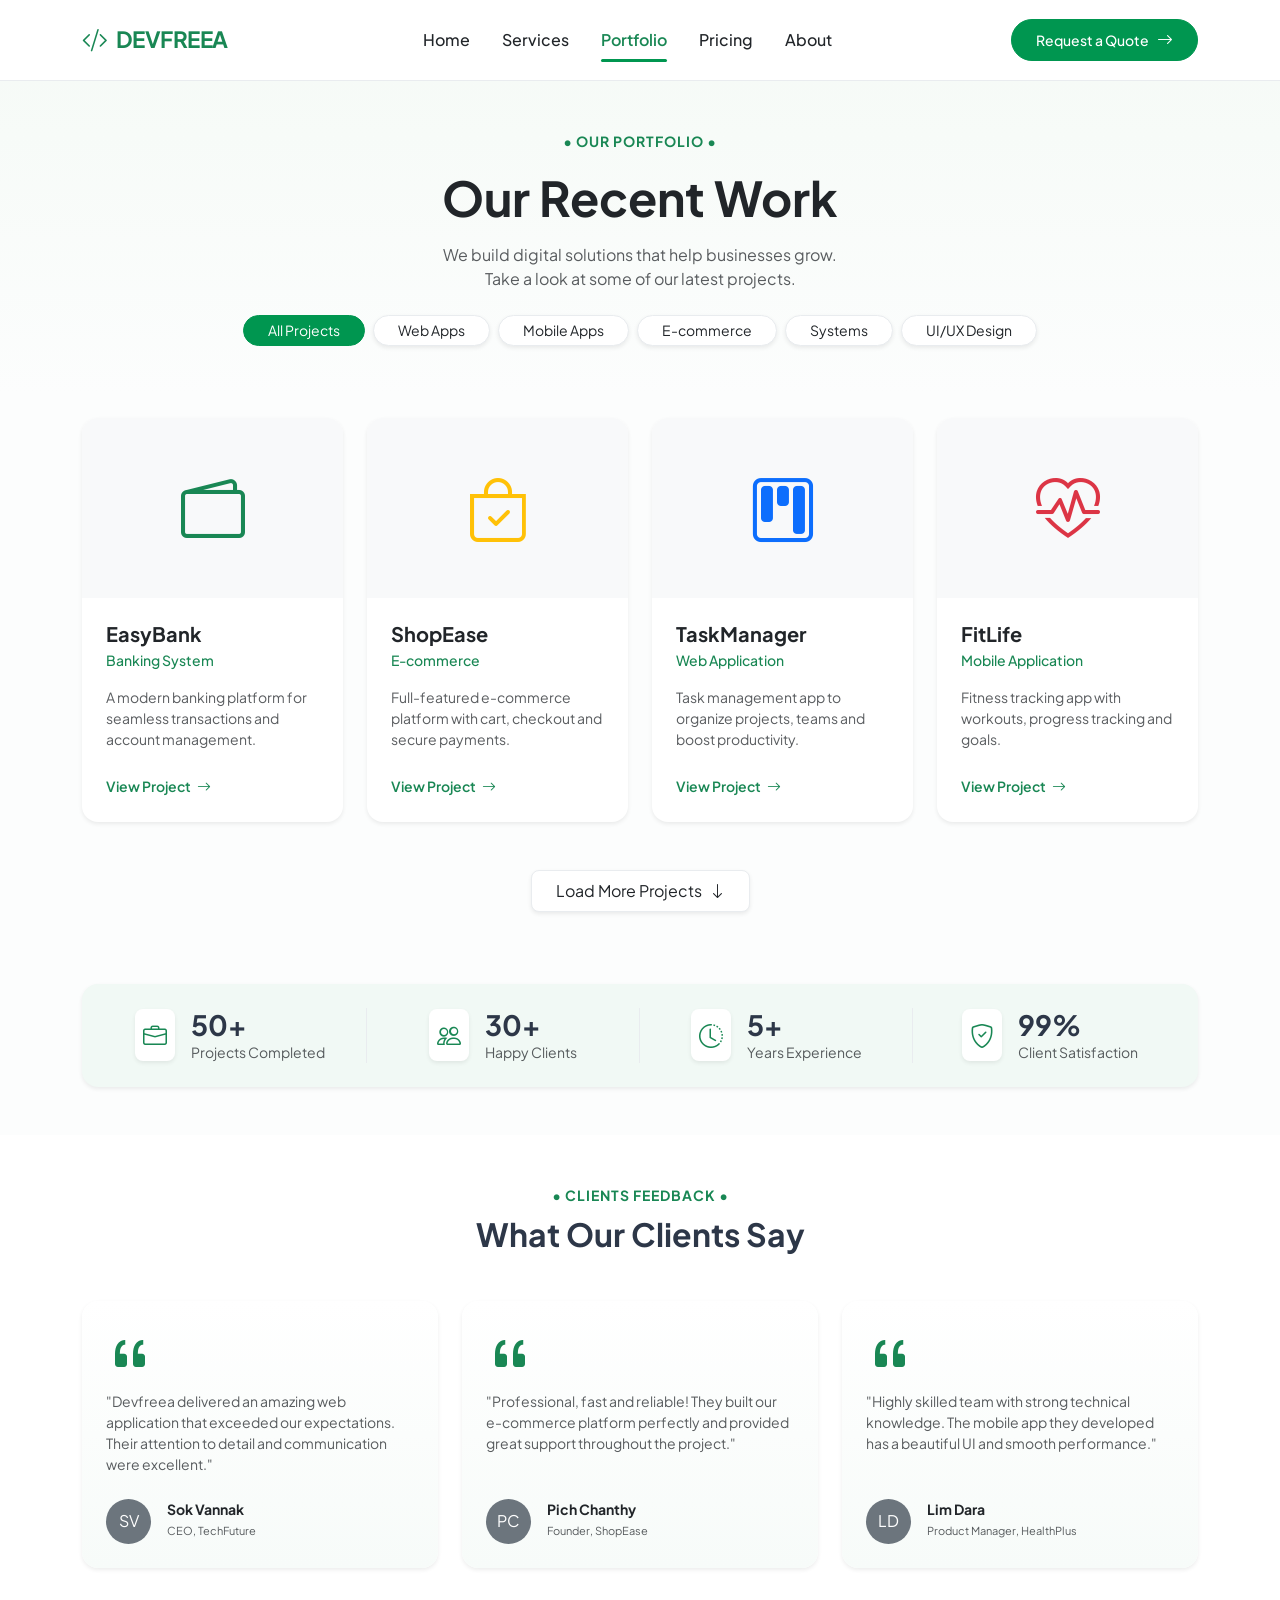
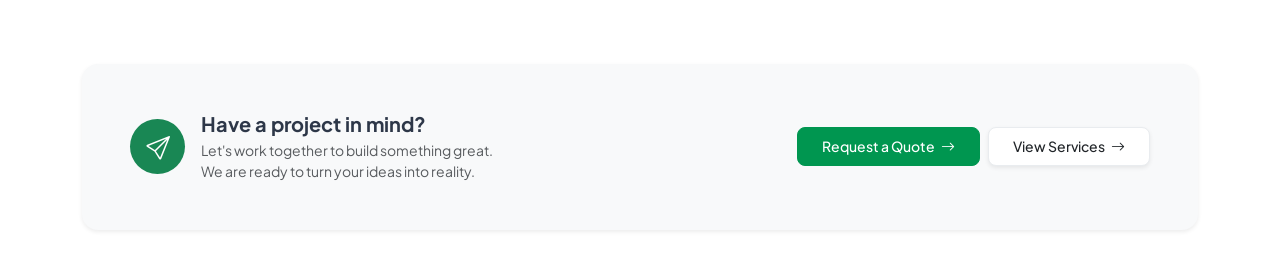
<file: page/portfolio.html>
<!DOCTYPE html>
<html lang="km">
<head>
    <meta charset="UTF-8">
    <meta name="viewport" content="width=device-width, initial-scale=1.0">
    <title>DevFreea - Our Portfolio</title>
    <link href="https://cdn.jsdelivr.net/npm/bootstrap@5.3.2/dist/css/bootstrap.min.css" rel="stylesheet">
    <link href="https://cdn.jsdelivr.net/npm/bootstrap-icons@1.11.1/font/bootstrap-icons.css" rel="stylesheet">
    <link rel="stylesheet" href="../css/portfolio.css">
</head>
<body class="w-100 min-vh-100">

<nav class="navbar navbar-expand-lg navbar-light bg-white sticky-top py-3 border-bottom border-light-subtle">
    <div class="container">
        <a class="navbar-brand d-flex align-items-center fw-bold text-success" href="#" style="font-size: 1.4rem; letter-spacing: -0.5px;">
            <i class="bi bi-code-slash me-2" style="font-size: 1.6rem; stroke-width: 2px;"></i>DEVFREEA
        </a>

        <button class="navbar-expand-lg navbar-toggler border-0 shadow-none" type="button" data-bs-toggle="collapse" data-bs-target="#mainNavbar" aria-controls="mainNavbar" aria-expanded="false" aria-label="Toggle navigation">
            <span class="navbar-toggler-icon"></span>
        </button>

        <div class="collapse navbar-collapse justify-content-center" id="mainNavbar">
            <ul class="navbar-nav mx-auto mb-2 mb-lg-0 gap-3">
                <li class="nav-item">
                    <a class="nav-link px-2 text-dark small fw-medium" href="../index.html">Home</a>
                </li>
                <li class="nav-item">
                    <a class="nav-link px-2 text-dark small fw-medium" href="../page/services.html">Services</a>
                </li>
                <li class="nav-item position-relative">
                    <a class="nav-link px-2 text-success small fw-semibold active-link" href="../page/portfolio.html">Portfolio</a>
                </li>
                <li class="nav-item">
                    <a class="nav-link px-2 text-dark small fw-medium" href="../page/pricing.html">Pricing</a>
                </li>
                <li class="nav-item">
                    <a class="nav-link px-2 text-dark small fw-medium" href="../page/about.html">About</a>
                </li>
            </ul>
           
            <div class="d-flex">
                <a href="#" class="btn btn-success rounded-pill px-4 py-2 text-sm fw-medium d-inline-flex align-items-center btn-sm transition-all">
                    Request a Quote <i class="bi bi-arrow-right ms-2 fs-6"></i>
                </a>
            </div>
        </div>
    </div>
</nav>

    <section class="py-5 text-center bg-light-gradient">
        <div class="container">
            <span class="text-uppercase fw-bold text-success small tracking-wider">• Our Portfolio •</span>
            <h1 class="display-5 fw-bold text-dark my-3">Our Recent Work</h1>
            <p class="text-muted fs-6 mx-auto" style="max-width: 600px;">We build digital solutions that help businesses grow.<br>Take a look at some of our latest projects.</p>
            
            <div class="d-flex flex-wrap justify-content-center gap-2 mt-4">
                <button class="btn btn-success rounded-pill px-4 py-1.5 btn-sm">All Projects</button>
                <button class="btn btn-outline-secondary text-dark border-light-subtle rounded-pill px-4 py-1.5 btn-sm bg-white shadow-sm">Web Apps</button>
                <button class="btn btn-outline-secondary text-dark border-light-subtle rounded-pill px-4 py-1.5 btn-sm bg-white shadow-sm">Mobile Apps</button>
                <button class="btn btn-outline-secondary text-dark border-light-subtle rounded-pill px-4 py-1.5 btn-sm bg-white shadow-sm">E-commerce</button>
                <button class="btn btn-outline-secondary text-dark border-light-subtle rounded-pill px-4 py-1.5 btn-sm bg-white shadow-sm">Systems</button>
                <button class="btn btn-outline-secondary text-dark border-light-subtle rounded-pill px-4 py-1.5 btn-sm bg-white shadow-sm">UI/UX Design</button>
            </div>
        </div>
    </section>

    <section class="py-4">
        <div class="container">
            <div class="row g-4">
                <div class="col-md-6 col-lg-3">
                    <div class="card h-100 border-0 shadow-sm rounded-4 overflow-hidden project-card">
                        <div class="bg-light p-3 text-center d-flex align-items-center justify-content-center" style="height: 180px;">
                            <i class="bi bi-wallet2 text-success" style="font-size: 4rem;"></i> </div>
                        <div class="card-body p-4 text-start">
                            <h4 class="fw-bold fs-5 mb-1">EasyBank</h4>
                            <p class="text-success small fw-medium mb-3">Banking System</p>
                            <p class="text-muted small mb-4">A modern banking platform for seamless transactions and account management.</p>
                            <a href="#" class="text-success fw-semibold text-decoration-none small">View Project <i class="bi bi-arrow-right ms-1"></i></a>
                        </div>
                    </div>
                </div>

                <div class="col-md-6 col-lg-3">
                    <div class="card h-100 border-0 shadow-sm rounded-4 overflow-hidden project-card">
                        <div class="bg-light p-3 text-center d-flex align-items-center justify-content-center" style="height: 180px;">
                            <i class="bi bi-bag-check text-warning" style="font-size: 4rem;"></i>
                        </div>
                        <div class="card-body p-4 text-start">
                            <h4 class="fw-bold fs-5 mb-1">ShopEase</h4>
                            <p class="text-success small fw-medium mb-3">E-commerce</p>
                            <p class="text-muted small mb-4">Full-featured e-commerce platform with cart, checkout and secure payments.</p>
                            <a href="#" class="text-success fw-semibold text-decoration-none small">View Project <i class="bi bi-arrow-right ms-1"></i></a>
                        </div>
                    </div>
                </div>

                <div class="col-md-6 col-lg-3">
                    <div class="card h-100 border-0 shadow-sm rounded-4 overflow-hidden project-card">
                        <div class="bg-light p-3 text-center d-flex align-items-center justify-content-center" style="height: 180px;">
                            <i class="bi bi-kanban text-primary" style="font-size: 4rem;"></i>
                        </div>
                        <div class="card-body p-4 text-start">
                            <h4 class="fw-bold fs-5 mb-1">TaskManager</h4>
                            <p class="text-success small fw-medium mb-3">Web Application</p>
                            <p class="text-muted small mb-4">Task management app to organize projects, teams and boost productivity.</p>
                            <a href="#" class="text-success fw-semibold text-decoration-none small">View Project <i class="bi bi-arrow-right ms-1"></i></a>
                        </div>
                    </div>
                </div>

                <div class="col-md-6 col-lg-3">
                    <div class="card h-100 border-0 shadow-sm rounded-4 overflow-hidden project-card">
                        <div class="bg-light p-3 text-center d-flex align-items-center justify-content-center" style="height: 180px;">
                            <i class="bi bi-heart-pulse text-danger" style="font-size: 4rem;"></i>
                        </div>
                        <div class="card-body p-4 text-start">
                            <h4 class="fw-bold fs-5 mb-1">FitLife</h4>
                            <p class="text-success small fw-medium mb-3">Mobile Application</p>
                            <p class="text-muted small mb-4">Fitness tracking app with workouts, progress tracking and goals.</p>
                            <a href="#" class="text-success fw-semibold text-decoration-none small">View Project <i class="bi bi-arrow-right ms-1"></i></a>
                        </div>
                    </div>
                </div>

                </div>

            <div class="text-center mt-5">
                <button class="btn btn-outline-secondary text-dark border-light-subtle rounded-3 px-4 py-2 bg-white shadow-sm small">
                    Load More Projects <i class="bi bi-arrow-down ms-1"></i>
                </button>
            </div>
        </div>
    </section>

    <section class="py-5">
        <div class="container">
            <div class="bg-light-green-subtle rounded-4 p-4 shadow-sm">
                <div class="row g-4 text-center justify-content-center">
                    <div class="col-6 col-md-3 border-end border-light-subtle">
                        <div class="d-flex align-items-center justify-content-center gap-3">
                            <div class="p-2 bg-white rounded-3 shadow-sm text-success"><i class="bi bi-briefcase fs-4"></i></div>
                            <div class="text-start">
                                <h3 class="fw-bold mb-0">50+</h3>
                                <p class="text-muted small mb-0">Projects Completed</p>
                            </div>
                        </div>
                    </div>
                    <div class="col-6 col-md-3 border-end border-light-subtle">
                        <div class="d-flex align-items-center justify-content-center gap-3">
                            <div class="p-2 bg-white rounded-3 shadow-sm text-success"><i class="bi bi-people fs-4"></i></div>
                            <div class="text-start">
                                <h3 class="fw-bold mb-0">30+</h3>
                                <p class="text-muted small mb-0">Happy Clients</p>
                            </div>
                        </div>
                    </div>
                    <div class="col-6 col-md-3 border-end border-light-subtle">
                        <div class="d-flex align-items-center justify-content-center gap-3">
                            <div class="p-2 bg-white rounded-3 shadow-sm text-success"><i class="bi bi-clock-history fs-4"></i></div>
                            <div class="text-start">
                                <h3 class="fw-bold mb-0">5+</h3>
                                <p class="text-muted small mb-0">Years Experience</p>
                            </div>
                        </div>
                    </div>
                    <div class="col-6 col-md-3">
                        <div class="d-flex align-items-center justify-content-center gap-3">
                            <div class="p-2 bg-white rounded-3 shadow-sm text-success"><i class="bi bi-shield-check fs-4"></i></div>
                            <div class="text-start">
                                <h3 class="fw-bold mb-0">99%</h3>
                                <p class="text-muted small mb-0">Client Satisfaction</p>
                            </div>
                        </div>
                    </div>
                </div>
            </div>
        </div>
    </section>

    <section class="py-5 bg-white">
        <div class="container">
            <div class="text-center mb-5">
                <span class="text-uppercase fw-bold text-success small tracking-wider">• Clients Feedback •</span>
                <h2 class="fw-bold mt-2">What Our Clients Say</h2>
            </div>
            
            <div class="row g-4">
                <div class="col-md-4">
                    <div class="card h-100 border-0 shadow-sm p-4 rounded-4 text-start bg-light-green-gradient">
                        <i class="bi bi-quote text-success display-5 mb-2"></i>
                        <p class="text-muted small mb-4 flex-grow-1">"Devfreea delivered an amazing web application that exceeded our expectations. Their attention to detail and communication were excellent."</p>
                        <div class="d-flex align-items-center">
                            <div class="bg-secondary rounded-circle me-3 text-white d-flex align-items-center justify-content-center" style="width: 45px; height: 45px;">SV</div>
                            <div>
                                <h6 class="fw-bold mb-0 small">Sok Vannak</h6>
                                <span class="text-muted style-xs">CEO, TechFuture</span>
                            </div>
                        </div>
                    </div>
                </div>

                <div class="col-md-4">
                    <div class="card h-100 border-0 shadow-sm p-4 rounded-4 text-start bg-light-green-gradient">
                        <i class="bi bi-quote text-success display-5 mb-2"></i>
                        <p class="text-muted small mb-4 flex-grow-1">"Professional, fast and reliable! They built our e-commerce platform perfectly and provided great support throughout the project."</p>
                        <div class="d-flex align-items-center">
                            <div class="bg-secondary rounded-circle me-3 text-white d-flex align-items-center justify-content-center" style="width: 45px; height: 45px;">PC</div>
                            <div>
                                <h6 class="fw-bold mb-0 small">Pich Chanthy</h6>
                                <span class="text-muted style-xs">Founder, ShopEase</span>
                            </div>
                        </div>
                    </div>
                </div>

                <div class="col-md-4">
                    <div class="card h-100 border-0 shadow-sm p-4 rounded-4 text-start bg-light-green-gradient">
                        <i class="bi bi-quote text-success display-5 mb-2"></i>
                        <p class="text-muted small mb-4 flex-grow-1">"Highly skilled team with strong technical knowledge. The mobile app they developed has a beautiful UI and smooth performance."</p>
                        <div class="d-flex align-items-center">
                            <div class="bg-secondary rounded-circle me-3 text-white d-flex align-items-center justify-content-center" style="width: 45px; height: 45px;">LD</div>
                            <div>
                                <h6 class="fw-bold mb-0 small">Lim Dara</h6>
                                <span class="text-muted style-xs">Product Manager, HealthPlus</span>
                            </div>
                        </div>
                    </div>
                </div>
            </div>
        </div>
    </section>

    <footer class="py-5 bg-white">
        <div class="container">
            <div class="bg-light p-4 p-md-5 rounded-4 shadow-sm d-flex flex-column flex-md-row justify-content-between align-items-center relative-cta">
                <div class="d-flex align-items-center mb-4 mb-md-0 text-start">
                    <div class="bg-success text-white p-3 rounded-circle me-3 d-flex align-items-center justify-content-center" style="width: 55px; height: 55px;">
                        <i class="bi bi-send fs-4"></i>
                    </div>
                    <div>
                        <h4 class="fw-bold mb-1 fs-5">Have a project in mind?</h4>
                        <p class="text-muted mb-0 small">Let's work together to build something great.<br>We are ready to turn your ideas into reality.</p>
                    </div>
                </div>
                <div class="d-flex gap-2">
                    <button class="btn btn-success rounded-3 px-4 py-2 fw-medium btn-sm">Request a Quote <i class="bi bi-arrow-right ms-1"></i></button>
                    <button class="btn btn-outline-secondary text-dark border-light-subtle rounded-3 px-4 py-2 bg-white shadow-sm fw-medium btn-sm">View Services <i class="bi bi-arrow-right ms-1"></i></button>
                </div>
            </div>
        </div>
    </footer>

</body>
</html>
</file>
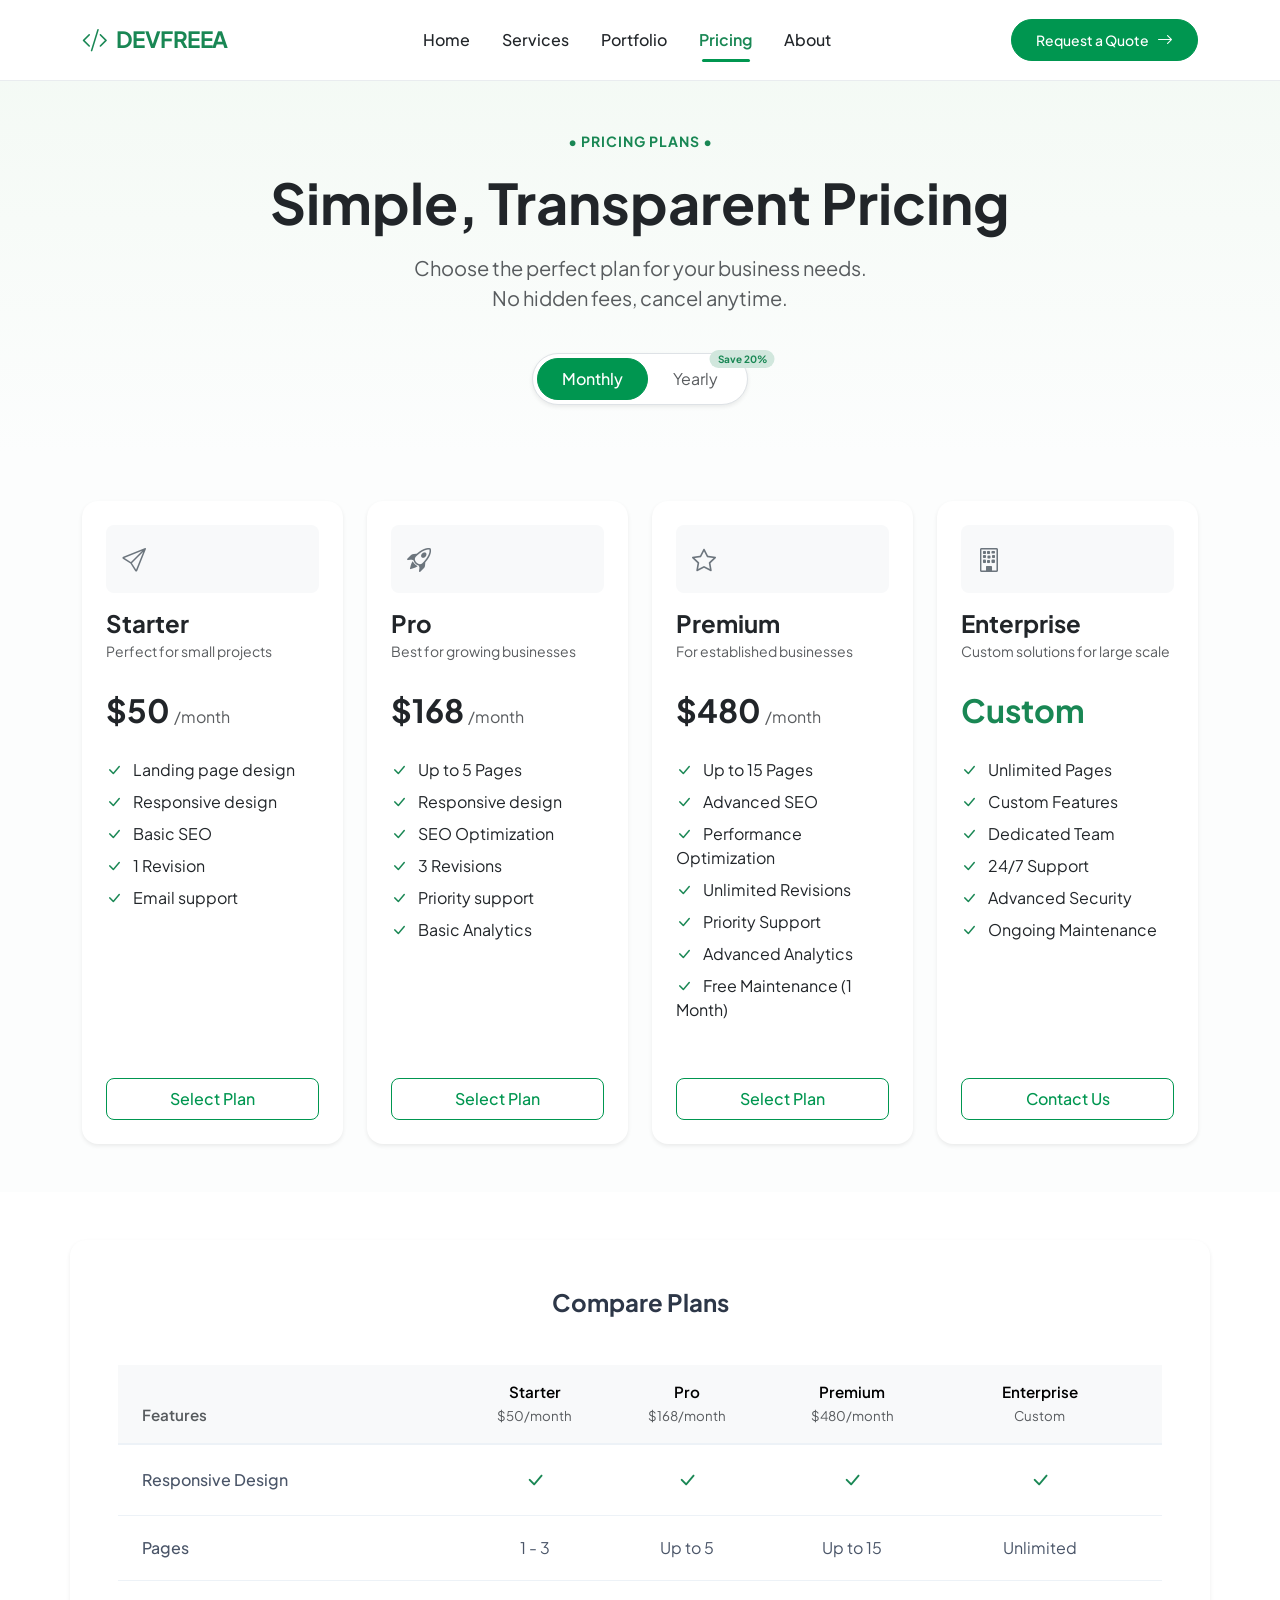
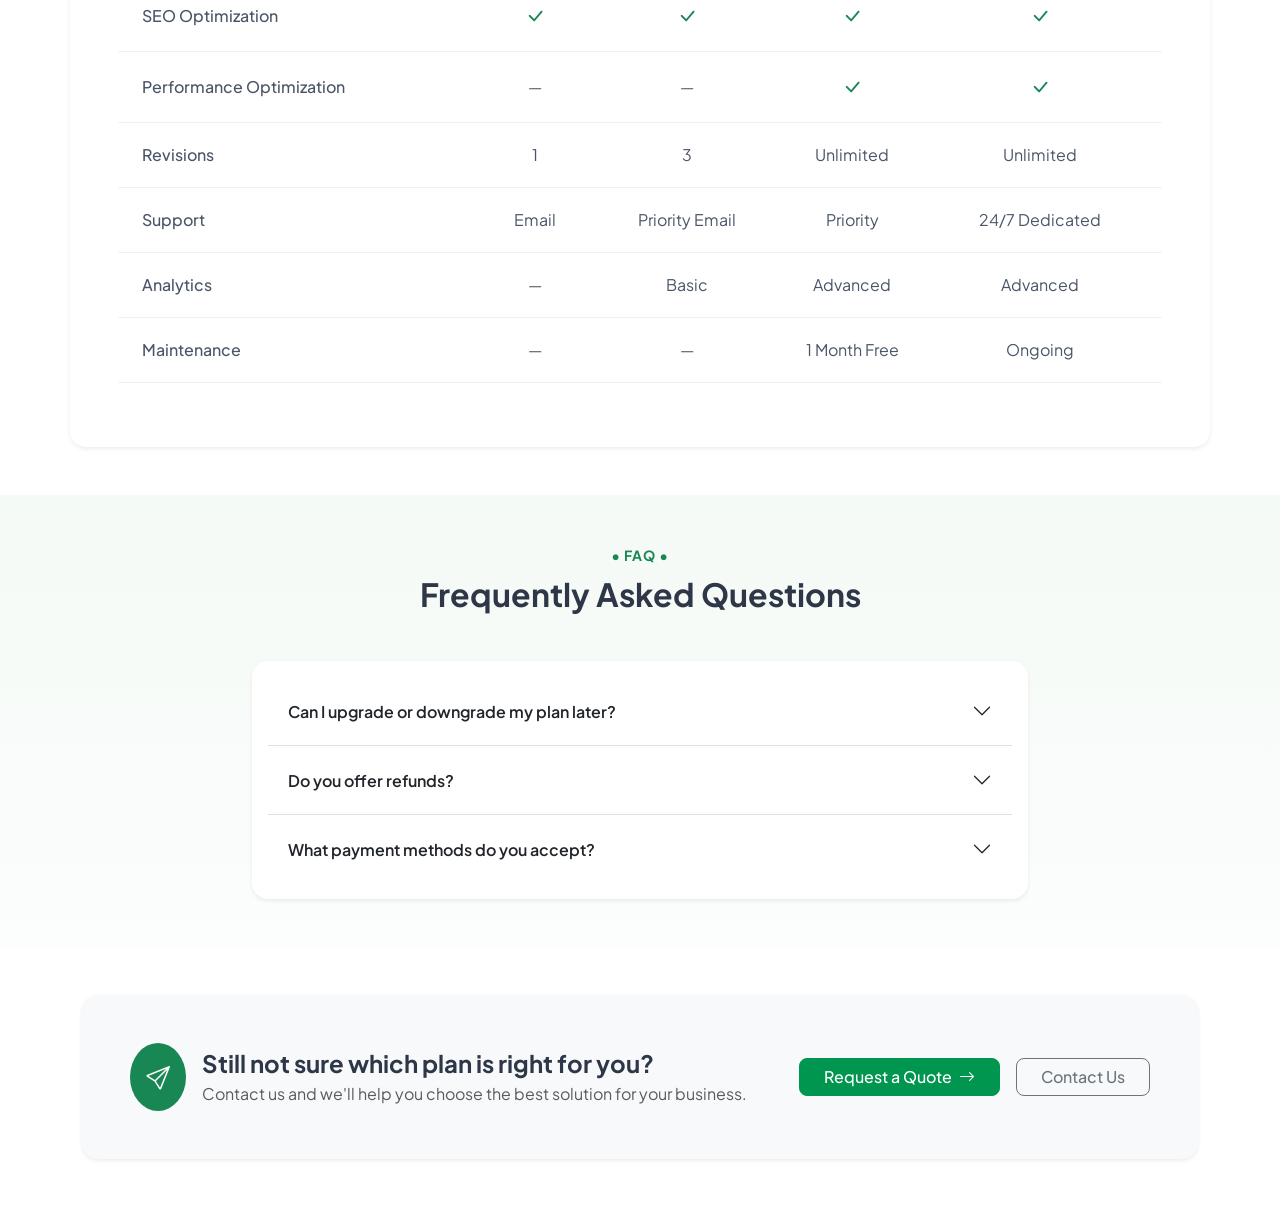
<file: page/pricing.html>
<!DOCTYPE html>
<html lang="km">
<head>
    <meta charset="UTF-8">
    <meta name="viewport" content="width=device-width, initial-scale=1.0">
    <title>DevFreea - Pricing Plans</title>
    <link href="https://cdn.jsdelivr.net/npm/bootstrap@5.3.2/dist/css/bootstrap.min.css" rel="stylesheet">
    <link href="https://cdn.jsdelivr.net/npm/bootstrap-icons@1.11.1/font/bootstrap-icons.css" rel="stylesheet">
    <link rel="stylesheet" href="../css/pricing.css">
</head>
<body class="w-100 min-vh-100">

<nav class="navbar navbar-expand-lg navbar-light bg-white sticky-top py-3 border-bottom border-light-subtle">
    <div class="container">
        <a class="navbar-brand d-flex align-items-center fw-bold text-success" href="#" style="font-size: 1.4rem; letter-spacing: -0.5px;">
            <i class="bi bi-code-slash me-2" style="font-size: 1.6rem; stroke-width: 2px;"></i>DEVFREEA
        </a>
        
        <button class="navbar-toggler border-0 shadow-none" type="button" data-bs-toggle="collapse" data-bs-target="#pricingNavbar" aria-controls="pricingNavbar" aria-expanded="false" aria-label="Toggle navigation">
            <span class="navbar-toggler-icon"></span>
        </button>

        <div class="collapse navbar-collapse justify-content-center" id="pricingNavbar">
            <ul class="navbar-nav mx-auto mb-2 mb-lg-0 gap-3">
                <li class="nav-item">
                    <a class="nav-link px-2 text-dark small fw-medium" href="../index.html">Home</a>
                </li>
                <li class="nav-item">
                    <a class="nav-link px-2 text-dark small fw-medium" href="../page/services.html">Services</a>
                </li>
                <li class="nav-item">
                    <a class="nav-link px-2 text-dark small fw-medium" href="../page/portfolio.html">Portfolio</a>
                </li>
                <li class="nav-item position-relative">
                    <a class="nav-link px-2 text-success small fw-semibold active-link" href="../page/pricing.html">Pricing</a>
                </li>
                <li class="nav-item">
                    <a class="nav-link px-2 text-dark small fw-medium" href="../page/about.html">About</a>
                </li>
            </ul>
            
            <div class="d-flex">
                <a href="#" class="btn btn-success rounded-pill px-4 py-2 text-sm fw-medium d-inline-flex align-items-center btn-sm transition-all">
                    Request a Quote <i class="bi bi-arrow-right ms-2 fs-6"></i>
                </a>
            </div>
        </div>
    </div>
</nav>

    <header class="py-5 text-center bg-light-green-gradient position-relative">
        <div class="container">
            <span class="text-uppercase fw-bold text-success small tracking-wider">• Pricing Plans •</span>
            <h1 class="display-4 fw-bold text-dark my-3">Simple, Transparent Pricing</h1>
            <p class="text-muted fs-5">Choose the perfect plan for your business needs.<br>No hidden fees, cancel anytime.</p>
            
            <div class="d-inline-flex align-items-center bg-white p-1 rounded-pill shadow-sm mt-4 border">
                <button class="btn btn-success rounded-pill px-4 py-2 text-sm fw-medium">Monthly</button>
                <button class="btn btn-link text-decoration-none text-muted rounded-pill px-4 py-2 text-sm position-relative">
                    Yearly <span class="badge bg-success-subtle text-success position-absolute top-0 start-100 translate-middle rounded-pill" style="font-size: 10px; padding: 4px 8px;">Save 20%</span>
                </button>
            </div>
        </div>
    </header>

    <section class="py-5">
        <div class="container">
            <div class="row g-4 justify-content-center align-items-stretch">
                
                <div class="col-md-6 col-lg-3">
                    <div class="card h-100 border-0 shadow-sm p-4 rounded-4 text-start position-relative">
                        <div class="icon-box bg-light rounded-3 p-3 mb-3 d-inline-block">
                            <i class="bi bi-send text-secondary fs-4"></i>
                        </div>
                        <h3 class="fw-bold fs-4 mb-1">Starter</h3>
                        <p class="text-muted small mb-4">Perfect for small projects</p>
                        <div class="d-flex align-items-baseline mb-4">
                            <span class="fs-2 fw-bold text-dark">$50</span>
                            <span class="text-muted ms-1">/month</span>
                        </div>
                        <ul class="list-unstyled space-y-3 mb-5 flex-grow-1">
                            <li class="mb-2"><i class="bi bi-check-lg text-success me-2"></i> Landing page design</li>
                            <li class="mb-2"><i class="bi bi-check-lg text-success me-2"></i> Responsive design</li>
                            <li class="mb-2"><i class="bi bi-check-lg text-success me-2"></i> Basic SEO</li>
                            <li class="mb-2"><i class="bi bi-check-lg text-success me-2"></i> 1 Revision</li>
                            <li class="mb-2"><i class="bi bi-check-lg text-success me-2"></i> Email support</li>
                        </ul>
                        <button class="btn btn-outline-success w-100 rounded-3 py-2 fw-medium">Select Plan</button>
                    </div>
                </div>

                <div class="col-md-6 col-lg-3">
                    <div class="card h-100 border-0 shadow-sm p-4 rounded-4 text-start">
                        <div class="icon-box bg-light rounded-3 p-3 mb-3 d-inline-block">
                            <i class="bi bi-rocket-takeoff text-secondary fs-4"></i>
                        </div>
                        <h3 class="fw-bold fs-4 mb-1">Pro</h3>
                        <p class="text-muted small mb-4">Best for growing businesses</p>
                        <div class="d-flex align-items-baseline mb-4">
                            <span class="fs-2 fw-bold text-dark">$168</span>
                            <span class="text-muted ms-1">/month</span>
                        </div>
                        <ul class="list-unstyled mb-5 flex-grow-1">
                            <li class="mb-2"><i class="bi bi-check-lg text-success me-2"></i> Up to 5 Pages</li>
                            <li class="mb-2"><i class="bi bi-check-lg text-success me-2"></i> Responsive design</li>
                            <li class="mb-2"><i class="bi bi-check-lg text-success me-2"></i> SEO Optimization</li>
                            <li class="mb-2"><i class="bi bi-check-lg text-success me-2"></i> 3 Revisions</li>
                            <li class="mb-2"><i class="bi bi-check-lg text-success me-2"></i> Priority support</li>
                            <li class="mb-2"><i class="bi bi-check-lg text-success me-2"></i> Basic Analytics</li>
                        </ul>
                        <button class="btn btn-outline-success w-100 rounded-3 py-2 fw-medium">Select Plan</button>
                    </div>
                </div>

                <div class="col-md-6 col-lg-3">
                    <div class="card h-100 border-0 shadow-sm p-4 rounded-4 text-start">
                        <div class="icon-box bg-light rounded-3 p-3 mb-3 d-inline-block">
                            <i class="bi bi-star text-secondary fs-4"></i>
                        </div>
                        <h3 class="fw-bold fs-4 mb-1">Premium</h3>
                        <p class="text-muted small mb-4">For established businesses</p>
                        <div class="d-flex align-items-baseline mb-4">
                            <span class="fs-2 fw-bold">$480</span>
                            <span class="text-muted ms-1">/month</span>
                        </div>
                        <ul class="list-unstyled mb-5 flex-grow-1">
                            <li class="mb-2"><i class="bi bi-check-lg text-success me-2"></i> Up to 15 Pages</li>
                            <li class="mb-2"><i class="bi bi-check-lg text-success me-2"></i> Advanced SEO</li>
                            <li class="mb-2"><i class="bi bi-check-lg text-success me-2"></i> Performance Optimization</li>
                            <li class="mb-2"><i class="bi bi-check-lg text-success me-2"></i> Unlimited Revisions</li>
                            <li class="mb-2"><i class="bi bi-check-lg text-success me-2"></i> Priority Support</li>
                            <li class="mb-2"><i class="bi bi-check-lg text-success me-2"></i> Advanced Analytics</li>
                            <li class="mb-2"><i class="bi bi-check-lg text-success me-2"></i> Free Maintenance (1 Month)</li>
                        </ul>
                        <button class="btn btn-outline-success w-100 rounded-3 py-2 fw-medium">Select Plan</button>
                    </div>
                </div>

                <div class="col-md-6 col-lg-3">
                    <div class="card h-100 border-0 shadow-sm p-4 rounded-4 text-start">
                        <div class="icon-box bg-light rounded-3 p-3 mb-3 d-inline-block">
                            <i class="bi bi-building text-secondary fs-4"></i>
                        </div>
                        <h3 class="fw-bold fs-4 mb-1">Enterprise</h3>
                        <p class="text-muted small mb-4">Custom solutions for large scale</p>
                        <div class="d-flex align-items-baseline mb-4">
                            <span class="fs-2 fw-bold text-success">Custom</span>
                        </div>
                        <ul class="list-unstyled mb-5 flex-grow-1">
                            <li class="mb-2"><i class="bi bi-check-lg text-success me-2"></i> Unlimited Pages</li>
                            <li class="mb-2"><i class="bi bi-check-lg text-success me-2"></i> Custom Features</li>
                            <li class="mb-2"><i class="bi bi-check-lg text-success me-2"></i> Dedicated Team</li>
                            <li class="mb-2"><i class="bi bi-check-lg text-success me-2"></i> 24/7 Support</li>
                            <li class="mb-2"><i class="bi bi-check-lg text-success me-2"></i> Advanced Security</li>
                            <li class="mb-2"><i class="bi bi-check-lg text-success me-2"></i> Ongoing Maintenance</li>
                        </ul>
                        <button class="btn btn-outline-success w-100 rounded-3 py-2 fw-medium">Contact Us</button>
                    </div>
                </div>

            </div>
        </div>
    </section>

    <section class="py-5 bg-white">
        <div class="container bg-white shadow-sm rounded-4 p-4 p-md-5 overflow-auto">
            <h2 class="text-center fw-bold fs-4 mb-5">Compare Plans</h2>
            <table class="table align-middle text-center custom-table">
                <thead>
                    <tr class="table-light">
                        <th class="text-start text-muted ps-4 py-3">Features</th>
                        <th class="py-3">Starter<br><span class="fw-normal text-muted small">$50/month</span></th>
                        <th class="py-3">Pro<br><span class="fw-normal text-muted small">$168/month</span></th>
                        <th class="py-3">Premium<br><span class="fw-normal text-muted small">$480/month</span></th>
                        <th class="py-3 pe-4">Enterprise<br><span class="fw-normal text-muted small">Custom</span></th>
                    </tr>
                </thead>
                <tbody>
                    <tr>
                        <td class="text-start ps-4 fw-medium">Responsive Design</td>
                        <td><i class="bi bi-check-lg text-success fs-5"></i></td>
                        <td><i class="bi bi-check-lg text-success fs-5"></i></td>
                        <td><i class="bi bi-check-lg text-success fs-5"></i></td>
                        <td class="pe-4"><i class="bi bi-check-lg text-success fs-5"></i></td>
                    </tr>
                    <tr>
                        <td class="text-start ps-4 fw-medium">Pages</td>
                        <td>1 - 3</td>
                        <td>Up to 5</td>
                        <td>Up to 15</td>
                        <td class="pe-4">Unlimited</td>
                    </tr>
                    <tr>
                        <td class="text-start ps-4 fw-medium">SEO Optimization</td>
                        <td><i class="bi bi-check-lg text-success fs-5"></i></td>
                        <td><i class="bi bi-check-lg text-success fs-5"></i></td>
                        <td><i class="bi bi-check-lg text-success fs-5"></i></td>
                        <td class="pe-4"><i class="bi bi-check-lg text-success fs-5"></i></td>
                    </tr>
                    <tr>
                        <td class="text-start ps-4 fw-medium">Performance Optimization</td>
                        <td class="text-muted">—</td>
                        <td class="text-muted">—</td>
                        <td><i class="bi bi-check-lg text-success fs-5"></i></td>
                        <td class="pe-4"><i class="bi bi-check-lg text-success fs-5"></i></td>
                    </tr>
                    <tr>
                        <td class="text-start ps-4 fw-medium">Revisions</td>
                        <td>1</td>
                        <td>3</td>
                        <td>Unlimited</td>
                        <td class="pe-4">Unlimited</td>
                    </tr>
                    <tr>
                        <td class="text-start ps-4 fw-medium">Support</td>
                        <td>Email</td>
                        <td>Priority Email</td>
                        <td>Priority</td>
                        <td class="pe-4">24/7 Dedicated</td>
                    </tr>
                    <tr>
                        <td class="text-start ps-4 fw-medium">Analytics</td>
                        <td class="text-muted">—</td>
                        <td>Basic</td>
                        <td>Advanced</td>
                        <td class="pe-4">Advanced</td>
                    </tr>
                    <tr>
                        <td class="text-start ps-4 fw-medium">Maintenance</td>
                        <td class="text-muted">—</td>
                        <td class="text-muted">—</td>
                        <td>1 Month Free</td>
                        <td class="pe-4">Ongoing</td>
                    </tr>
                </tbody>
            </table>
        </div>
    </section>

    <section class="py-5 bg-light-green-gradient">
        <div class="container" style="max-width: 800px;">
            <div class="text-center mb-5">
                <span class="text-uppercase fw-bold text-success small tracking-wider">• FAQ •</span>
                <h2 class="fw-bold mt-2">Frequently Asked Questions</h2>
            </div>
            
            <div class="accordion accordion-flush shadow-sm rounded-4 bg-white p-3" id="faqAccordion">
                <div class="accordion-item border-bottom py-2">
                    <h2 class="accordion-header">
                        <button class="accordion-button collapsed fw-semibold text-dark" type="button" data-bs-toggle="collapse" data-bs-target="#faq1">
                            Can I upgrade or downgrade my plan later?
                        </button>
                    </h2>
                    <div id="faq1" class="accordion-collapse collapse" data-bs-parent="#faqAccordion">
                        <div class="accordion-body text-muted">
                            Yes, you can upgrade or downgrade your plan at any time from your dashboard settings.
                        </div>
                    </div>
                </div>
                <div class="accordion-item border-bottom py-2">
                    <h2 class="accordion-header">
                        <button class="accordion-button collapsed fw-semibold text-dark" type="button" data-bs-toggle="collapse" data-bs-target="#faq2">
                            Do you offer refunds?
                        </button>
                    </h2>
                    <div id="faq2" class="accordion-collapse collapse" data-bs-parent="#faqAccordion">
                        <div class="accordion-body text-muted">
                            We offer a 14-day money-back guarantee if you are not satisfied with our services.
                        </div>
                    </div>
                </div>
                <div class="accordion-item py-2">
                    <h2 class="accordion-header">
                        <button class="accordion-button collapsed fw-semibold text-dark" type="button" data-bs-toggle="collapse" data-bs-target="#faq3">
                            What payment methods do you accept?
                        </button>
                    </h2>
                    <div id="faq3" class="accordion-collapse collapse" data-bs-parent="#faqAccordion">
                        <div class="accordion-body text-muted">
                            We accept all major credit cards, PayPal, and bank wire transfers.
                        </div>
                    </div>
                </div>
            </div>
        </div>
    </section>

    <footer class="py-5 bg-white">
        <div class="container">
            <div class="bg-light p-4 p-md-5 rounded-4 shadow-sm d-flex flex-column flex-md-row justify-content-between align-items-center">
                <div class="d-flex align-items-center mb-4 mb-md-0 text-start">
                    <div class="bg-success text-white p-3 rounded-circle me-3">
                        <i class="bi bi-send fs-4"></i>
                    </div>
                    <div>
                        <h4 class="fw-bold mb-1">Still not sure which plan is right for you?</h4>
                        <p class="text-muted mb-0">Contact us and we'll help you choose the best solution for your business.</p>
                    </div>
                </div>
                <div class="d-flex gap-3">
                    <button class="btn btn-success rounded-3 px-4 py-2.5 fw-medium">Request a Quote <i class="bi bi-arrow-right ms-1"></i></button>
                    <button class="btn btn-outline-secondary rounded-3 px-4 py-2.5 fw-medium">Contact Us</button>
                </div>
            </div>
        </div>
    </footer>

    <script src="https://cdn.jsdelivr.net/npm/bootstrap@5.3.2/dist/js/bootstrap.bundle.min.js"></script>
</body>
</html>
</file>
<file: css/portfolio.css>
@import url('https://fonts.googleapis.com/css2?family=Plus+Jakarta+Sans:wght@400;500;600;700&display=swap');

body {
    font-family: 'Plus Jakarta Sans', sans-serif;
    background-color: #fcfdfd;
    color: #2D3748;
}

.navbar-brand {
    font-weight: 800 ;
}

.nav-link {
    transition: color 0.25s ease;
}

.nav-link:hover {
    color: #009650 ;
}

.active-link::after {
    content: '';
    position: absolute;
    bottom: -2px;
    left: 10%;
    width: 80%;
    height: 3px;
    background-color: #009650;
    border-radius: 2px;
}

.sticky-top {
    backdrop-filter: blur(10px);
    background-color: rgba(255, 255, 255, 0.95) ;
}

@media (max-width: 991.98px) {
    .active-link::after {
        display: none;
    }
    .navbar-nav {
        padding: 1rem 0;
    }
}

.tracking-wider {
    letter-spacing: 1px;
}

.bg-light-gradient {
    background: linear-gradient(180deg, rgba(232, 245, 233, 0.3) 0%, rgba(255, 255, 255, 0) 100%);
}

.bg-light-green-subtle {
    background-color: #f1f9f5;
}

.bg-light-green-gradient {
    background: linear-gradient(180deg, #ffffff 0%, #f7fbf9 100%);
}

.project-card {
    transition: transform 0.3s ease, box-shadow 0.3s ease;
}

.project-card:hover {
    transform: translateY(-6px);
    box-shadow: 0 1rem 2rem rgba(0,0,0,.06);
}

.btn-success {
    background-color: #009650 ;
    border-color: #009650 ;
}
.btn-success:hover {
    background-color: #007a41 ;
}

.text-success {
    color: #009650 ;
}

.style-xs {
    font-size: 11px;
}

@media (max-width: 767.98px) {
    .border-end {
        border-end: none ;
        border-bottom: 1px solid #dee2e6 ;
        padding-bottom: 15px;
    }
}
</file>
<file: css/pricing.css>
@import url('https://fonts.googleapis.com/css2?family=Plus+Jakarta+Sans:wght@400;500;600;700&display=swap');

body {
    font-family: 'Plus Jakarta Sans', sans-serif;
    background-color: #fcfdfd;
    color: #2D3748;
}

.navbar-brand {
    font-weight: 800 ;
}

.nav-link {
    transition: color 0.25s ease;
}

.nav-link:hover {
    color: #009650 ;
}

.active-link::after {
    content: '';
    position: absolute;
    bottom: -2px;
    left: 15%;
    width: 70%;
    height: 3px;
    background-color: #009650;
    border-radius: 2px;
}

.sticky-top {
    backdrop-filter: blur(10px);
    background-color: rgba(255, 255, 255, 0.95) ;
}

@media (max-width: 991.98px) {
    .active-link::after {
        display: none;
    }
    .navbar-nav {
        padding: 1rem 0;
        text-align: center;
    }
    .d-flex {
        justify-content: center;
    }
}

.bg-light-green-gradient {
    background: linear-gradient(180deg, rgba(232, 245, 233, 0.4) 0%, rgba(255, 255, 255, 0) 100%);
}

.tracking-wider {
    letter-spacing: 1px;
}

.card {
    transition: transform 0.3s ease, box-shadow 0.3s ease;
}

.card:hover {
    transform: translateY(-5px);
    box-shadow: 0 1rem 3rem rgba(0,0,0,.08);
}

.btn-success {
    background-color: #009650 ;
    border-color: #009650 ;
}
.btn-success:hover {
    background-color: #007a41 ;
}

.btn-outline-success {
    color: #009650 ;
    border-color: #009650 ;
}
.btn-outline-success:hover {
    background-color: #009650 ;
    color: #fff ;
}

.text-success {
    color: #009650 ;
}

.custom-table th {
    font-weight: 600;
    font-size: 0.95rem;
    border-bottom: 2px solid #edf2f7;
}

.custom-table td {
    padding-top: 1.25rem;
    padding-bottom: 1.25rem;
    color: #4A5568;
    border-bottom: 1px solid #edf2f7;
}

.accordion-button:not(.collapsed) {
    background-color: transparent ;
    color: #009650 ;
    box-shadow: none ;
}
.accordion-button:focus {
    box-shadow: none ;
    border-color: rgba(0,0,0,.125);
}
</file>
